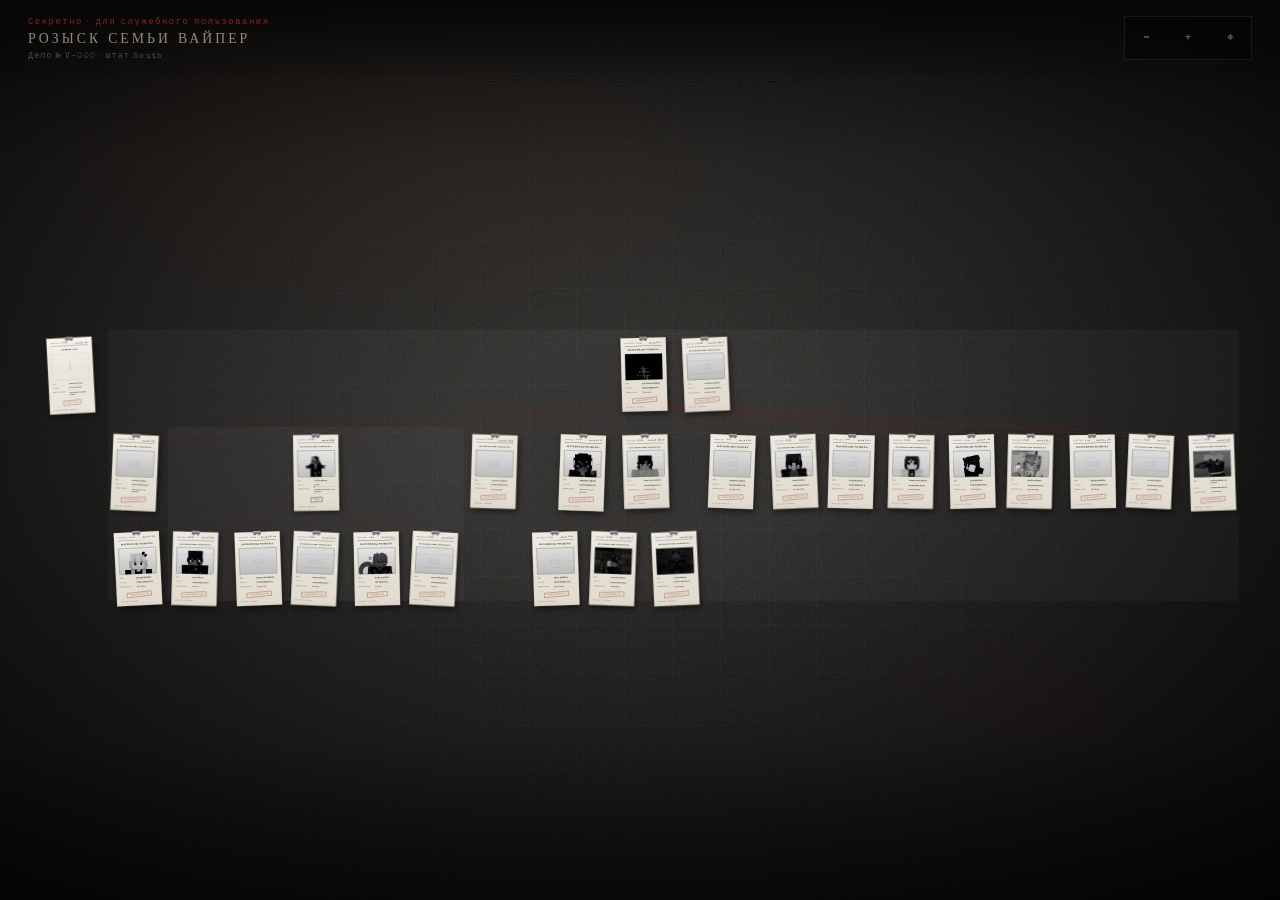
<file: index.html>
<!DOCTYPE html>
<html lang="ru">
<head>
  <meta charset="UTF-8">
  <meta name="viewport" content="width=device-width, initial-scale=1.0">
  <title>VIPERR — Оперативное дело</title>
  <link rel="preconnect" href="https://fonts.googleapis.com">
  <link rel="preconnect" href="https://fonts.gstatic.com" crossorigin>
  <link href="https://fonts.googleapis.com/css2?family=Libre+Baskerville:ital,wght@0,400;0,700;1,400&family=Special+Elite&display=swap" rel="stylesheet">
  <link rel="stylesheet" href="styles.css">
</head>
<body>
  <div class="scene">
    <div class="operative-wall">
      <div class="wall-texture"></div>
      <div class="wall-grid" aria-hidden="true"></div>
      <div class="wall-label">Оперативная стена · Дело «VIPERR»</div>
      <div class="wall-vignette"></div>
    </div>
  </div>

  <div class="toolbar">
    <div class="toolbar-left">
      <span class="toolbar-meta">Секретно · для служебного пользования</span>
      <span class="toolbar-title">Розыск семьи Вайпер</span>
      <span class="toolbar-case">Дело № V-000 · штат South</span>
    </div>
    <div class="toolbar-actions">
      <button class="tool-btn" id="zoomOut" type="button">−</button>
      <button class="tool-btn" id="zoomIn" type="button">+</button>
      <button class="tool-btn" id="resetView" type="button">⌖</button>
    </div>
  </div>

  <div class="tree-viewport" id="treeViewport">
    <div class="tree-stage" id="treeStage">
      <svg class="tree-lines" id="treeLines"></svg>
      <div class="tree-nodes" id="treeNodes"></div>
    </div>
  </div>

  <div class="profile-overlay" id="profileOverlay" hidden></div>

  <aside class="profile-panel" id="profilePanel" aria-hidden="true">
    <button class="profile-close" id="profileClose" aria-label="Закрыть">×</button>
    <article class="a4-full" id="a4Full">
      <div class="a4-full__clip" aria-hidden="true"></div>
      <div class="a4-full__page">
        <header class="a4-full__head">
          <div class="a4-full__head-left">
            <span class="a4-full__org">Оперотдел VIPERR</span>
            <span class="a4-full__case" id="profileCase"></span>
          </div>
          <span class="a4-full__stamp" id="profileStamp">РАЗЫСКИВАЕТСЯ</span>
        </header>

        <h1 class="a4-full__title">Материалы уголовного дела</h1>
        <p class="a4-full__subtitle" id="profileGen"></p>

        <div class="a4-full__photo-wrap">
          <div class="a4-full__photo" id="profileHero">
            <div class="a4-full__photo-lines" aria-hidden="true"></div>
            <div class="a4-full__initials" id="profileInitials"></div>
          </div>
          <p class="a4-full__photo-cap">Фотография для опознания</p>
        </div>

        <figure class="camera-shot" id="cameraShot" hidden>
          <img id="cameraShotImg" alt="Кадр с камеры видеонаблюдения">
          <figcaption>Кадр видеонаблюдения · улика</figcaption>
        </figure>

        <dl class="a4-full__fields" id="profileFields">
          <dt>ФИО</dt>
          <dd id="profileName"></dd>
          <dt>Роль в деле</dt>
          <dd id="profileRole"></dd>
        </dl>

        <dl class="a4-full__meta" id="profileMeta"></dl>

        <section class="a4-full__story">
          <h2 class="a4-full__story-head">Показания и материалы</h2>
          <div class="a4-full__story-text" id="profileStory"></div>
        </section>

        <footer class="a4-full__foot">
          <span>Лист дела · VIPERR</span>
          <span id="profileDate"></span>
        </footer>
      </div>
    </article>
  </aside>

  <script src="family-data.js"></script>
  <script src="relations.js"></script>
  <script src="tree.js"></script>
  <script src="app.js"></script>
</body>
</html>
</file>
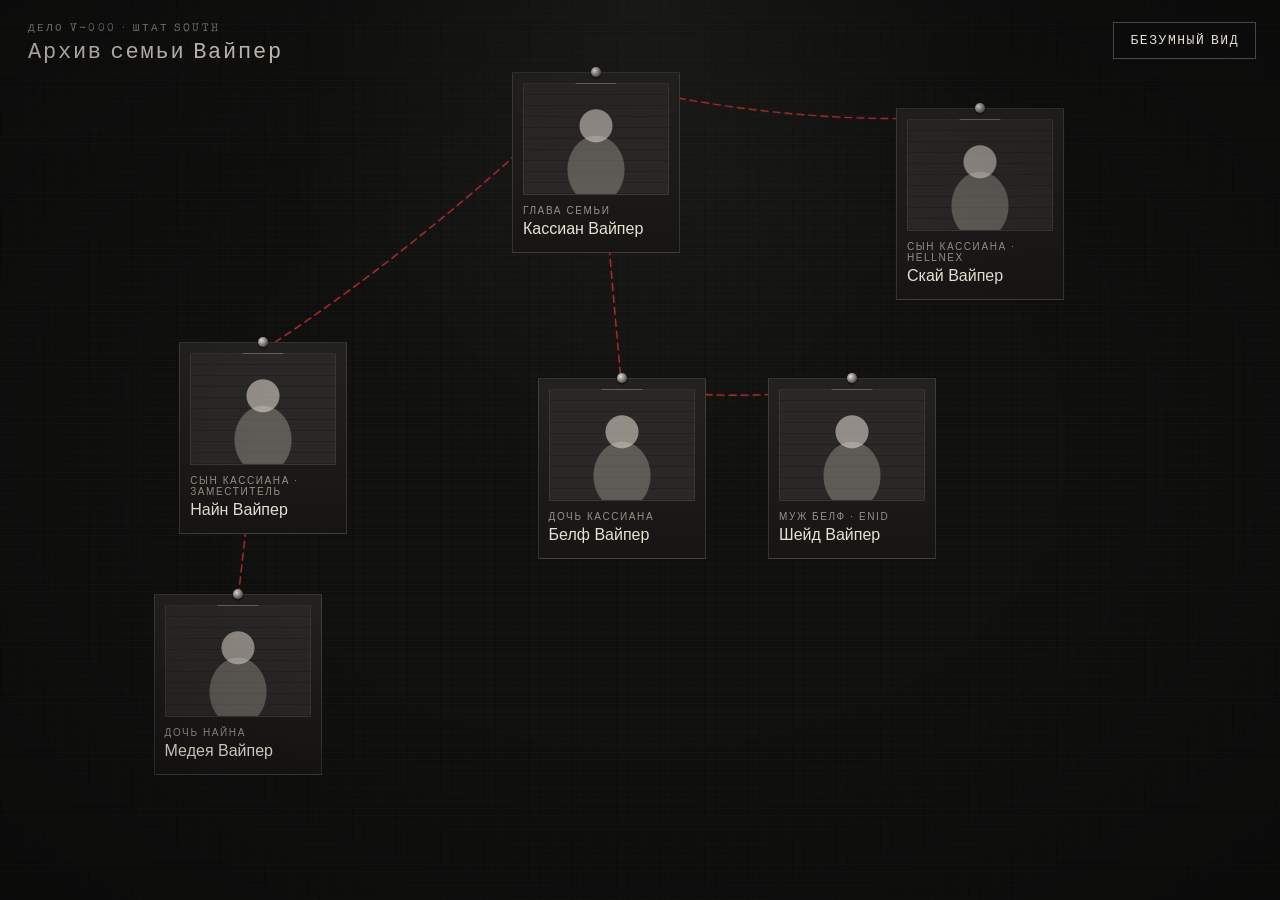
<file: archive.html>
<!DOCTYPE html>
<html lang="ru">
<head>
  <meta charset="UTF-8">
  <meta name="viewport" content="width=device-width, initial-scale=1.0">
  <title>Архив дел · семья Вайпер</title>
  <link rel="preconnect" href="https://fonts.googleapis.com">
  <link rel="preconnect" href="https://fonts.gstatic.com" crossorigin>
  <link href="https://fonts.googleapis.com/css2?family=Caveat:wght@500;700&family=Special+Elite&display=swap" rel="stylesheet">
  <style>
    :root {
      --ink: #e8e0d4;
      --muted: #9a9186;
      --paper: #1c1b19;
      --line: rgba(232, 224, 212, 0.14);
      --blood: #8e1d1d;
      --thread: #c43737;
      --font-doc: "Special Elite", "Courier New", monospace;
      --font-mad: "Caveat", cursive;
    }

    *, *::before, *::after { box-sizing: border-box; margin: 0; padding: 0; }

    ::selection { background: transparent; color: inherit; }
    ::-moz-selection { background: transparent; color: inherit; }

    html, body { width: 100%; height: 100%; overflow: hidden; }

    button, .card, .dossier, .mode-toggle {
      outline: none;
      -webkit-tap-highlight-color: transparent;
      user-select: none;
    }

    button:focus, button:focus-visible,
    .card:focus, .card:focus-visible {
      outline: none;
    }

    body {
      font-family: var(--font-doc);
      color: var(--ink);
      background: #070707;
    }

    /* ——— Стена ——— */
    .wall {
      position: relative;
      width: 100%;
      height: 100%;
      overflow: hidden;
      background:
        radial-gradient(ellipse at 50% 0%, rgba(255, 244, 220, 0.05), transparent 42%),
        repeating-linear-gradient(0deg, rgba(255,255,255,0.015) 0 1px, transparent 1px 7px),
        repeating-linear-gradient(90deg, rgba(0,0,0,0.18) 0 1px, transparent 1px 11px),
        #10100f;
    }

    .noise {
      position: absolute;
      inset: 0;
      pointer-events: none;
      opacity: 0.18;
      mix-blend-mode: overlay;
    }

    .threads {
      position: absolute;
      inset: 0;
      width: 100%;
      height: 100%;
      pointer-events: none;
      z-index: 2;
      overflow: visible;
    }

    .thread {
      fill: none;
      stroke: var(--thread);
      stroke-width: 1.4;
      stroke-linecap: round;
      opacity: 0.8;
      filter: drop-shadow(0 0 1px rgba(180, 30, 30, 0.4));
    }

    .thread.is-hot {
      stroke-width: 2.4;
      opacity: 1;
      animation: thread-pulse 0.7s ease-in-out infinite;
    }

    @keyframes thread-pulse {
      0%, 100% { stroke-dashoffset: 0; opacity: 0.75; }
      50% { stroke-dashoffset: 10; opacity: 1; }
    }

    /* ——— Шапка архива ——— */
    .mast {
      position: absolute;
      z-index: 5;
      top: 22px;
      left: 28px;
      pointer-events: none;
    }

    .mast small {
      display: block;
      color: var(--muted);
      letter-spacing: 0.22em;
      font-size: 11px;
      text-transform: uppercase;
    }

    .mast h1 {
      margin-top: 6px;
      font-size: 22px;
      font-weight: 400;
      letter-spacing: 0.08em;
    }

    .mode-toggle {
      position: absolute;
      z-index: 30;
      top: 22px;
      right: 24px;
      padding: 10px 16px;
      font-family: var(--font-doc);
      font-size: 13px;
      letter-spacing: 0.12em;
      text-transform: uppercase;
      color: var(--ink);
      background: rgba(12, 12, 12, 0.72);
      border: 1px solid rgba(232, 224, 212, 0.28);
      cursor: crosshair;
    }

    .mode-toggle:hover { border-color: rgba(232, 224, 212, 0.7); }

    /* ——— Карточки ——— */
    .card {
      position: absolute;
      z-index: 3;
      width: 168px;
      padding: 10px 10px 14px;
      background: linear-gradient(180deg, #242220, #161513);
      border: 1px solid var(--line);
      color: inherit;
      text-align: left;
      cursor: grab;
      touch-action: none;
      transform-origin: 50% 8px;
      transition: transform 0.25s ease, filter 0.25s ease;
    }

    .card.is-lifted {
      z-index: 12;
      cursor: grabbing;
      transform: scale(1.07) rotate(-1.4deg);
      filter: drop-shadow(10px 26px 16px rgba(0, 0, 0, 0.72));
      animation: sway 1.15s ease-in-out infinite;
      transition: none;
    }

    @keyframes sway {
      0%, 100% { transform: scale(1.07) rotate(-2deg); }
      50% { transform: scale(1.07) rotate(1.6deg); }
    }

    /* PHOTO: замените .portrait на <img class="portrait-img" src="файл.png" alt=""> */
    .portrait {
      height: 112px;
      margin-bottom: 10px;
      background:
        radial-gradient(circle at 50% 38%, rgba(232, 224, 212, 0.55) 0 16px, transparent 17px),
        radial-gradient(ellipse at 50% 78%, rgba(232, 224, 212, 0.28) 0 28px, transparent 29px),
        repeating-linear-gradient(180deg, transparent 0 10px, rgba(0,0,0,0.18) 10px 11px),
        #2a2826;
      border: 1px solid rgba(232, 224, 212, 0.08);
    }

    .portrait-img {
      display: block;
      width: 100%;
      height: 112px;
      object-fit: cover;
      filter: grayscale(1) contrast(1.05);
    }

    .role {
      display: block;
      margin-bottom: 4px;
      color: var(--muted);
      font-size: 10px;
      letter-spacing: 0.16em;
      text-transform: uppercase;
    }

    .card h2 {
      font-size: 16px;
      font-weight: 400;
      line-height: 1.15;
    }

    .pin {
      position: absolute;
      top: -6px;
      left: 50%;
      width: 10px;
      height: 10px;
      margin-left: -5px;
      border-radius: 50%;
      background: radial-gradient(circle at 35% 35%, #ddd, #6a6560 60%, #2a2a2a);
      box-shadow: 0 2px 2px rgba(0,0,0,0.45);
    }

    /* ——— Досье ——— */
    .focus-dim {
      position: absolute;
      inset: 0;
      z-index: 20;
      background: rgba(0, 0, 0, 0.45);
      opacity: 0;
      pointer-events: none;
      transition: opacity 0.45s ease;
    }

    body.is-focus .focus-dim { opacity: 1; pointer-events: auto; }
    body.is-focus .wall-shift {
      transform: scale(1.04);
      filter: blur(3px);
      transition: transform 0.55s ease, filter 0.55s ease;
    }

    .wall-shift { transform-origin: 50% 40%; transition: transform 0.55s ease, filter 0.55s ease; }

    .dossier {
      position: absolute;
      z-index: 22;
      top: 50%;
      left: 50%;
      width: min(520px, calc(100% - 40px));
      max-height: min(78vh, 640px);
      overflow: auto;
      padding: 28px 28px 32px;
      background: #141311;
      border: 1px solid rgba(232, 224, 212, 0.2);
      transform: translate(-50%, -46%) scale(0.96);
      opacity: 0;
      pointer-events: none;
      transition: opacity 0.4s ease, transform 0.45s ease;
    }

    body.is-focus .dossier {
      opacity: 1;
      pointer-events: auto;
      transform: translate(-50%, -50%) scale(1);
    }

    .dossier header { display: flex; justify-content: space-between; gap: 16px; }
    .dossier .kicker { color: var(--muted); letter-spacing: 0.18em; font-size: 11px; text-transform: uppercase; }
    .dossier h3 { margin: 8px 0 4px; font-size: 28px; font-weight: 400; }
    .close-dossier {
      width: 36px;
      height: 36px;
      font-family: var(--font-doc);
      font-size: 22px;
      color: var(--ink);
      background: transparent;
      border: 1px solid var(--line);
      cursor: pointer;
    }

    .dossier-portrait {
      height: 140px;
      margin: 16px 0;
      background:
        radial-gradient(circle at 50% 36%, rgba(232,224,212,0.5) 0 22px, transparent 23px),
        radial-gradient(ellipse at 50% 88%, rgba(232,224,212,0.25) 0 40px, transparent 41px),
        #2a2826;
    }

    .lore {
      min-height: 7em;
      font-size: 15px;
      line-height: 1.55;
      white-space: pre-wrap;
    }

    .glitch-char {
      color: #ff3b3b;
      animation: char-flash 0.18s linear 1;
    }

    @keyframes char-flash {
      from { color: #ff3b3b; }
      to { color: inherit; }
    }

    /* ——— Безумный режим ——— */
    .bulb, .vignette, .blood, .tv-static { pointer-events: none; }

    .bulb {
      position: absolute;
      z-index: 4;
      top: -18vh;
      left: 50%;
      width: 90vw;
      height: 78vh;
      transform: translateX(-50%);
      background: radial-gradient(ellipse at 50% 0%, rgba(255, 214, 160, 0.0), transparent 62%);
      mix-blend-mode: screen;
      opacity: 0;
    }

    .vignette {
      position: absolute;
      z-index: 6;
      inset: -8%;
      background: radial-gradient(ellipse at center, transparent 36%, rgba(0, 0, 0, 0.78) 100%);
      opacity: 0.55;
    }

    .blood { position: absolute; z-index: 1; inset: 0; opacity: 0; }

    .tv-static {
      position: fixed;
      z-index: 40;
      inset: 0;
      opacity: 0;
      background: #111;
    }

    .tv-static.is-on {
      animation: static-burst 0.7s linear forwards;
    }

    body.is-madness {
      background: #050201;
    }

    body.is-madness .wall {
      background:
        radial-gradient(ellipse at 50% -10%, rgba(120, 20, 16, 0.35), transparent 46%),
        repeating-linear-gradient(90deg, rgba(80, 0, 0, 0.16) 0 2px, transparent 2px 18px),
        repeating-linear-gradient(0deg, rgba(0, 0, 0, 0.35) 0 1px, transparent 1px 9px),
        #140706;
    }

    body.is-madness .noise { opacity: 0.38; }

    body.is-madness .bulb {
      opacity: 1;
      background: radial-gradient(ellipse at 50% 0%, rgba(255, 196, 130, 0.55), rgba(120, 20, 12, 0.08) 42%, transparent 68%);
      animation: flicker 2.8s infinite;
    }

    body.is-madness .vignette {
      animation: breathe 7.5s ease-in-out infinite;
    }

    body.is-madness .blood { opacity: 1; }
    body.is-madness .blood .stain { transform-origin: center; animation: stain-pulse 6s ease-in-out infinite; }
    body.is-madness .blood .stain:nth-child(2) { animation-delay: -2s; }
    body.is-madness .blood .stain:nth-child(3) { animation-delay: -4s; }

    body.is-madness .mast h1,
    body.is-madness .card h2,
    body.is-madness .dossier h3,
    body.is-madness .lore {
      font-family: var(--font-mad);
      animation: jitter 0.42s steps(2, end) infinite;
    }

    body.is-madness .card {
      background: #efe6d2;
      color: #1a0a0a;
      border: none;
      box-shadow: 0 10px 18px rgba(0, 0, 0, 0.45);
      transform: rotate(var(--tilt, -2deg));
    }

    body.is-madness .card.is-lifted {
      transform: scale(1.08) rotate(-2deg);
      filter: drop-shadow(14px 32px 18px rgba(0, 0, 0, 0.75));
      animation: sway 1.15s ease-in-out infinite;
    }

    body.is-madness .card .role { color: #6d3a32; }
    body.is-madness .card h2 { font-size: 26px; }

    body.is-madness .portrait,
    body.is-madness .dossier-portrait {
      filter: sepia(0.7) contrast(0.92);
      box-shadow: inset 0 0 0 8px #efe6d2;
    }

    body.is-madness .card::after {
      content: "";
      position: absolute;
      top: -12px;
      left: 50%;
      width: 46px;
      height: 14px;
      transform: translateX(-50%) rotate(-4deg);
      background: rgba(210, 196, 160, 0.72);
    }

    body.is-madness .pin { display: none; }

    body.is-madness,
    body.is-madness * {
      cursor: url("data:image/svg+xml,%3Csvg xmlns='http://www.w3.org/2000/svg' width='32' height='32'%3E%3Ccircle cx='16' cy='16' r='7' fill='none' stroke='%23e23b3b' stroke-width='1.4'/%3E%3Cpath d='M16 2v7M16 23v7M2 16h7M23 16h7' stroke='%23e23b3b' stroke-width='1.4'/%3E%3C/svg%3E") 16 16, crosshair;
    }

    body.is-madness.is-glitch .wall-shift {
      animation: screen-glitch 0.2s linear 1;
    }

    body.is-focus.is-madness .dossier {
      background: #1a0c0c;
      border-color: rgba(180, 40, 40, 0.45);
    }

    @keyframes flicker {
      0%, 18%, 22%, 55%, 100% { opacity: 0.92; }
      19% { opacity: 0.25; }
      21% { opacity: 0.7; }
      56% { opacity: 0.15; }
      58% { opacity: 0.85; }
      78% { opacity: 0.4; }
      80% { opacity: 1; }
    }

    @keyframes breathe {
      0%, 100% { transform: scale(1); opacity: 0.82; }
      50% { transform: scale(1.05); opacity: 1; }
    }

    @keyframes stain-pulse {
      0%, 100% { opacity: 0.55; }
      50% { opacity: 0.9; }
    }

    @keyframes jitter {
      0% { transform: translate(0, 0); }
      25% { transform: translate(0.4px, -0.3px); }
      50% { transform: translate(-0.5px, 0.2px); }
      75% { transform: translate(0.2px, 0.4px); }
      100% { transform: translate(0, 0); }
    }

    @keyframes screen-glitch {
      0% { transform: translate(0, 0); filter: none; }
      30% { transform: translate(-8px, 2px); filter: invert(1) hue-rotate(30deg); }
      60% { transform: translate(6px, -3px); filter: contrast(1.6); }
      100% { transform: translate(0, 0); filter: none; }
    }

    @keyframes static-burst {
      0% { opacity: 0.95; }
      40% { opacity: 0.7; }
      100% { opacity: 0; }
    }

    @media (prefers-reduced-motion: reduce) {
      .bulb, .vignette, .card.is-lifted, .thread.is-hot,
      body.is-madness .mast h1, body.is-madness .card h2 { animation: none; }
    }
  </style>
</head>
<body>
  <div class="tv-static" id="tvStatic" aria-hidden="true">
    <svg width="100%" height="100%" preserveAspectRatio="none">
      <filter id="staticNoise">
        <feTurbulence type="fractalNoise" baseFrequency="0.85" numOctaves="2" seed="3">
          <animate attributeName="seed" values="2;8;3;11;5" dur="0.35s" repeatCount="indefinite"/>
        </feTurbulence>
      </filter>
      <rect width="100%" height="100%" filter="url(#staticNoise)"/>
    </svg>
  </div>

  <button class="mode-toggle" id="modeToggle" type="button" aria-pressed="false">Безумный вид</button>

  <div class="wall" id="wall">
    <div class="wall-shift" id="wallShift">
      <svg class="noise" aria-hidden="true">
        <filter id="grain">
          <feTurbulence type="fractalNoise" baseFrequency="0.8" numOctaves="2" stitchTiles="stitch"/>
        </filter>
        <rect width="100%" height="100%" filter="url(#grain)"/>
      </svg>

      <svg class="blood" id="blood" viewBox="0 0 1200 800" aria-hidden="true">
        <defs>
          <filter id="bleed" x="-20%" y="-20%" width="140%" height="140%">
            <feGaussianBlur stdDeviation="8"/>
          </filter>
        </defs>
        <ellipse class="stain" cx="180" cy="140" rx="90" ry="36" fill="#6e1010" filter="url(#bleed)"/>
        <ellipse class="stain" cx="980" cy="220" rx="120" ry="28" fill="#7a1414" filter="url(#bleed)"/>
        <path class="stain" d="M640 70c20 40 8 90-6 120" stroke="#8a1818" stroke-width="10" fill="none" filter="url(#bleed)"/>
        <ellipse class="stain" cx="400" cy="640" rx="70" ry="22" fill="#5c1010" filter="url(#bleed)"/>
      </svg>

      <div class="bulb" aria-hidden="true"></div>

      <header class="mast">
        <small>Дело V-000 · штат South</small>
        <h1>Архив семьи Вайпер</h1>
      </header>

      <svg class="threads" id="threads"></svg>
      <div id="board"></div>
    </div>

    <div class="vignette" aria-hidden="true"></div>
    <div class="focus-dim" id="focusDim"></div>

    <article class="dossier" id="dossier" hidden>
      <header>
        <div>
          <p class="kicker" id="dossierRole"></p>
          <h3 id="dossierName"></h3>
        </div>
        <button class="close-dossier" id="closeDossier" type="button" aria-label="Закрыть">×</button>
      </header>
      <!-- PHOTO: сюда можно вставить <img class="portrait-img" id="dossierPhoto"> -->
      <div class="dossier-portrait" id="dossierPortrait"></div>
      <p class="lore" id="dossierLore"></p>
    </article>
  </div>

  <script>
    (function () {
      "use strict";

      /* Карточки. portrait — CSS-силуэт. Чтобы поставить фото, добавьте поле photo: "1.png". */
      var PEOPLE = {
        cassian: {
          name: "Кассиан Вайпер",
          role: "Глава семьи",
          lore: "Кассиан Вайпер держит род без приказов. South знает три имени и ни одной чистой биографии. Он почти не говорит: пауза тяжелее вопроса, и люди сами заполняют её лишним."
        },
        nain: {
          name: "Найн Вайпер",
          role: "Сын Кассиана · заместитель",
          lore: "Найн — тот, кого нет. Его видели в трёх городах за неделю: другая походка, тот же крест на внутреннем шве. Заместитель, которого легче описать, чем поймать."
        },
        belf: {
          name: "Белф Вайпер",
          role: "Дочь Кассиана",
          lore: "Белф с детства знала: её кровь — универсальный антидот. На спор она выпила «Слезу Бездны» и выжила. Диплом защищала с температурой 38, тема — яд гадюки и сердце."
        },
        shade: {
          name: "Шейд Вайпер",
          role: "Муж Белф · Enid",
          lore: "Шейд «Enid» не пьёт яд сам. Он считает, сколько выдержит Белф, и закрывает дверь лаборатории раньше, чем South успевает записать номер. Муж, которого долго не отделяли от жены."
        },
        medea: {
          name: "Медея Вайпер",
          role: "Дочь Найна",
          lore: "Медея — дочь Найна. Её метод называют мягкой работой: записи исчезают, свидетели перестают быть уверены. Не крик. Тихая регистратура."
        },
        sky: {
          name: "Скай Вайпер",
          role: "Сын Кассиана · Hellnex",
          lore: "Скай «Hellnex» оставляет след там, где камера уже смотрит, и уходит, пока запись ещё пишется. Кассиан не произносит это имя вслух. В списке детей оно всё равно есть."
        }
      };

      var LINKS = [
        { from: "cassian", to: "nain", label: "сын" },
        { from: "cassian", to: "belf", label: "дочь" },
        { from: "cassian", to: "sky", label: "сын" },
        { from: "nain", to: "medea", label: "дочь" },
        { from: "belf", to: "shade", label: "муж" }
      ];

      var wall = document.getElementById("wall");
      var board = document.getElementById("board");
      var threads = document.getElementById("threads");
      var positions = {};
      var cards = {};
      var drag = null;
      var typer = null;

      function placeInitial() {
        var w = wall.clientWidth;
        var h = wall.clientHeight;
        positions = {
          cassian: { x: w * 0.40, y: h * 0.08 },
          nain: { x: w * 0.14, y: h * 0.38 },
          medea: { x: w * 0.12, y: h * 0.66 },
          belf: { x: w * 0.42, y: h * 0.42 },
          shade: { x: w * 0.60, y: h * 0.42 },
          sky: { x: w * 0.70, y: h * 0.12 }
        };
      }

      function renderCards() {
        Object.keys(PEOPLE).forEach(function (id) {
          var person = PEOPLE[id];
          var btn = document.createElement("button");
          btn.className = "card";
          btn.id = "card-" + id;
          btn.type = "button";
          btn.dataset.id = id;
          btn.style.left = positions[id].x + "px";
          btn.style.top = positions[id].y + "px";
          btn.style.setProperty("--tilt", ((id.length % 5) - 2) + "deg");
          btn.innerHTML =
            '<span class="pin" aria-hidden="true"></span>' +
            '<div class="portrait" aria-hidden="true"></div>' +
            '<span class="role"></span><h2></h2>';
          btn.querySelector(".role").textContent = person.role;
          btn.querySelector("h2").textContent = person.name;
          board.appendChild(btn);
          cards[id] = btn;
          bindCard(btn, id);
        });
      }

      function bindCard(btn, id) {
        btn.addEventListener("pointerdown", function (event) {
          if (event.button !== 0) return;
          drag = {
            id: id,
            sx: event.clientX,
            sy: event.clientY,
            ox: positions[id].x,
            oy: positions[id].y,
            moved: false
          };
          btn.setPointerCapture(event.pointerId);
          btn.classList.add("is-lifted");
        });

        btn.addEventListener("pointermove", function (event) {
          if (!drag || drag.id !== id) return;
          var dx = event.clientX - drag.sx;
          var dy = event.clientY - drag.sy;
          if (Math.abs(dx) + Math.abs(dy) > 4) drag.moved = true;
          positions[id].x = drag.ox + dx;
          positions[id].y = drag.oy + dy;
          btn.style.left = positions[id].x + "px";
          btn.style.top = positions[id].y + "px";
          drawThreads(id);
        });

        btn.addEventListener("pointerup", function () {
          if (!drag || drag.id !== id) return;
          var moved = drag.moved;
          drag = null;
          btn.classList.remove("is-lifted");
          if (!moved) openDossier(id);
        });

        btn.addEventListener("pointerenter", function () { highlight(id, true); });
        btn.addEventListener("pointerleave", function () { highlight(id, false); });
      }

      function anchor(id) {
        var el = cards[id];
        var wr = wall.getBoundingClientRect();
        var er = el.getBoundingClientRect();
        return {
          x: er.left - wr.left + er.width / 2,
          y: er.top - wr.top + 8
        };
      }

      function drawThreads(hotId) {
        threads.setAttribute("viewBox", "0 0 " + wall.clientWidth + " " + wall.clientHeight);
        threads.innerHTML = "";
        LINKS.forEach(function (link) {
          var a = anchor(link.from);
          var b = anchor(link.to);
          var path = document.createElementNS("http://www.w3.org/2000/svg", "path");
          var mx = (a.x + b.x) / 2;
          var my = (a.y + b.y) / 2 + Math.max(18, Math.abs(b.x - a.x) * 0.08);
          path.setAttribute("d", "M " + a.x + " " + a.y + " Q " + mx + " " + my + " " + b.x + " " + b.y);
          path.setAttribute("class", "thread" + (hotId && (hotId === link.from || hotId === link.to) ? " is-hot" : ""));
          path.setAttribute("stroke-dasharray", "7 5");
          threads.appendChild(path);
        });
      }

      function highlight(id, on) {
        drawThreads(on ? id : null);
      }

      var dossier = document.getElementById("dossier");
      var loreEl = document.getElementById("dossierLore");

      function openDossier(id) {
        var person = PEOPLE[id];
        document.body.classList.add("is-focus");
        dossier.hidden = false;
        document.getElementById("dossierRole").textContent = person.role;
        document.getElementById("dossierName").textContent = person.name;
        if (typer) clearInterval(typer);
        loreEl.textContent = "";
        var i = 0;
        typer = setInterval(function () {
          if (i >= person.lore.length) {
            clearInterval(typer);
            typer = null;
            return;
          }
          var ch = person.lore.charAt(i);
          i += 1;
          if (Math.random() < 0.035) {
            var span = document.createElement("span");
            span.className = "glitch-char";
            span.textContent = ch;
            loreEl.appendChild(span);
          } else {
            loreEl.appendChild(document.createTextNode(ch));
          }
        }, 16);
      }

      function closeDossier() {
        document.body.classList.remove("is-focus");
        if (typer) clearInterval(typer);
        typer = null;
        setTimeout(function () { dossier.hidden = true; }, 400);
      }

      document.getElementById("closeDossier").addEventListener("click", closeDossier);
      document.getElementById("focusDim").addEventListener("click", closeDossier);
      document.addEventListener("keydown", function (event) {
        if (event.key === "Escape") closeDossier();
      });

      var toggle = document.getElementById("modeToggle");
      var staticLayer = document.getElementById("tvStatic");

      function setMadness(on) {
        staticLayer.classList.remove("is-on");
        void staticLayer.offsetWidth;
        staticLayer.classList.add("is-on");
        document.body.classList.toggle("is-madness", on);
        toggle.textContent = on ? "Обычный вид" : "Безумный вид";
        toggle.setAttribute("aria-pressed", on ? "true" : "false");
        drawThreads(null);
      }

      toggle.addEventListener("click", function () {
        setMadness(!document.body.classList.contains("is-madness"));
      });

      function scheduleGlitch() {
        var wait = 10000 + Math.random() * 5000;
        setTimeout(function () {
          if (document.body.classList.contains("is-madness")) {
            document.body.classList.add("is-glitch");
            setTimeout(function () { document.body.classList.remove("is-glitch"); }, 200);
          }
          scheduleGlitch();
        }, wait);
      }

      window.addEventListener("resize", function () { drawThreads(null); });

      placeInitial();
      renderCards();
      drawThreads(null);
      scheduleGlitch();
    })();
  </script>
</body>
</html>
</file>
<file: styles.css>
:root {
  --wall: #2c2a28;
  --wall-mid: #353230;
  --wall-dark: #1a1918;
  --paper: #ebe6dc;
  --paper-deep: #e2dcd0;
  --paper-shadow: #cfc8bb;
  --ink: #1a1816;
  --ink-faint: #6a645c;
  --red: #9a2a2a;
  --red-deep: #6e1c1c;
  --red-string: #b03030;
  --pin: #8a8680;
  --a4-w: 210px;
  --a4-h: 297px;
  --font-doc: 'Libre Baskerville', Georgia, serif;
  --font-type: 'Special Elite', 'Courier New', monospace;
}

*, *::before, *::after {
  box-sizing: border-box;
  margin: 0;
  padding: 0;
}

::selection {
  background: transparent;
  color: inherit;
}

::-moz-selection {
  background: transparent;
  color: inherit;
}

button,
.a4-sheet,
.a4-full,
.profile-panel,
.profile-overlay,
.tool-btn,
.profile-close,
.a4-full__link {
  outline: none;
  -webkit-tap-highlight-color: transparent;
}

button:focus,
button:focus-visible,
.a4-sheet:focus,
.a4-sheet:focus-visible,
.a4-full__link:focus,
.a4-full__link:focus-visible {
  outline: none;
}

html, body {
  width: 100%;
  height: 100%;
  overflow: hidden;
}

body {
  font-family: var(--font-doc);
  background: #0c0b0a;
  color: var(--ink);
  -webkit-font-smoothing: antialiased;
}

/* Оперативная стена */
.scene {
  position: fixed;
  inset: 0;
  z-index: 0;
  background: var(--wall-dark);
}

.operative-wall {
  position: absolute;
  inset: 0;
}

.wall-texture {
  position: absolute;
  inset: 0;
  background:
    radial-gradient(ellipse 80% 50% at 20% 10%, rgba(120, 70, 40, 0.12), transparent 55%),
    radial-gradient(ellipse 60% 40% at 85% 80%, rgba(80, 40, 30, 0.1), transparent 50%),
    url("data:image/svg+xml,%3Csvg viewBox='0 0 512 512' xmlns='http://www.w3.org/2000/svg'%3E%3Cfilter id='n'%3E%3CfeTurbulence type='fractalNoise' baseFrequency='0.72' numOctaves='4'/%3E%3C/filter%3E%3Crect width='100%25' height='100%25' filter='url(%23n)' opacity='0.09'/%3E%3C/svg%3E"),
    linear-gradient(165deg, var(--wall-mid) 0%, var(--wall) 40%, var(--wall-dark) 100%);
}

.wall-grid {
  position: absolute;
  inset: 0;
  background-image:
    linear-gradient(rgba(255, 255, 255, 0.025) 1px, transparent 1px),
    linear-gradient(90deg, rgba(255, 255, 255, 0.025) 1px, transparent 1px);
  background-size: 48px 48px;
  mask-image: radial-gradient(ellipse at center, #000 30%, transparent 78%);
  pointer-events: none;
  z-index: 1;
}

.wall-label {
  position: absolute;
  top: 72px;
  left: 50%;
  transform: translateX(-50%);
  font-family: var(--font-type);
  font-size: 0.68rem;
  letter-spacing: 0.42em;
  text-transform: uppercase;
  color: rgba(255, 236, 210, 0.14);
  pointer-events: none;
  z-index: 2;
  text-shadow: 0 1px 0 rgba(0, 0, 0, 0.6);
}

.wall-vignette {
  position: absolute;
  inset: 0;
  background:
    radial-gradient(ellipse at center, transparent 18%, rgba(0, 0, 0, 0.55) 70%, rgba(0, 0, 0, 0.82) 100%),
    linear-gradient(to bottom, rgba(0, 0, 0, 0.35), transparent 18%, transparent 82%, rgba(0, 0, 0, 0.45));
  pointer-events: none;
  z-index: 2;
}

/* Toolbar */
.toolbar {
  position: fixed;
  top: 0;
  left: 0;
  right: 0;
  z-index: 50;
  display: flex;
  align-items: center;
  justify-content: space-between;
  padding: 16px 28px;
  pointer-events: none;
  background: linear-gradient(to bottom, rgba(8, 7, 6, 0.92), rgba(8, 7, 6, 0.45), transparent);
  backdrop-filter: blur(6px);
}

.toolbar-left,
.toolbar-actions {
  pointer-events: auto;
}

.toolbar-meta {
  display: block;
  font-family: var(--font-type);
  font-size: 0.55rem;
  letter-spacing: 0.18em;
  color: var(--red);
  opacity: 0.85;
  margin-bottom: 3px;
}

.toolbar-title {
  display: block;
  font-family: var(--font-doc);
  font-size: 0.86rem;
  letter-spacing: 0.22em;
  text-transform: uppercase;
  color: rgba(255, 245, 230, 0.55);
}

.toolbar-case {
  display: block;
  margin-top: 4px;
  font-family: var(--font-type);
  font-size: 0.52rem;
  letter-spacing: 0.14em;
  color: rgba(255, 245, 230, 0.28);
}

.toolbar-actions {
  display: flex;
  gap: 8px;
  padding: 4px;
  border: 1px solid rgba(255, 255, 255, 0.08);
  background: rgba(0, 0, 0, 0.35);
}

.tool-btn {
  min-width: 34px;
  height: 34px;
  padding: 0 10px;
  font-family: var(--font-type);
  font-size: 0.78rem;
  color: rgba(255, 245, 230, 0.5);
  background: transparent;
  border: 1px solid transparent;
  cursor: pointer;
  transition: color 0.2s, border-color 0.2s, background 0.2s;
}

.tool-btn:hover {
  color: #fff8ef;
  border-color: rgba(255, 255, 255, 0.18);
  background: rgba(255, 255, 255, 0.04);
}

/* Tree viewport */
.tree-viewport {
  position: fixed;
  inset: 0;
  z-index: 10;
  cursor: grab;
  touch-action: none;
}

.tree-viewport.is-dragging {
  cursor: grabbing;
}

.tree-stage {
  position: absolute;
  top: 50%;
  left: 50%;
  transform-origin: center center;
  transition: transform 0.18s ease-out;
}

.tree-stage.no-transition {
  transition: none !important;
}

.tree-lines {
  position: absolute;
  top: 0;
  left: 0;
  overflow: visible;
  pointer-events: none;
  z-index: 1;
}

.red-string--parent {
  stroke-width: 1.6;
  opacity: 0.85;
}

.branch-zone {
  fill: rgba(255, 255, 255, 0.03);
  stroke: rgba(255, 255, 255, 0.08);
  stroke-width: 1;
  stroke-dasharray: 6 8;
  rx: 8;
}

.branch-zone__label {
  fill: rgba(255, 255, 255, 0.22);
  font-family: var(--font-type);
  font-size: 11px;
  letter-spacing: 0.22em;
  text-anchor: middle;
  text-transform: uppercase;
  pointer-events: none;
}

.thread-tag {
  display: none;
}

.red-string {
  fill: none;
  stroke: var(--red-string);
  stroke-width: 1.2;
  stroke-linecap: round;
  opacity: 0.7;
}

.red-string--shadow {
  stroke: rgba(0, 0, 0, 0.45);
  stroke-width: 2.5;
  opacity: 0.3;
}

.red-string--couple {
  stroke-width: 1;
  opacity: 0.55;
}

.red-string--ex {
  stroke-dasharray: 7 6;
  opacity: 0.6;
}

.red-string--sibling {
  stroke-dasharray: 4 5;
  opacity: 0.65;
}

.tree-nodes {
  position: relative;
  z-index: 2;
}

/* ─── A4 лист на стене ─── */
.a4-sheet {
  position: absolute;
  width: var(--a4-w);
  transform: rotate(var(--tilt, 0deg));
  transform-origin: top center;
  cursor: pointer;
  transition: transform 0.4s cubic-bezier(0.22, 1, 0.36, 1), box-shadow 0.4s ease;
  box-shadow:
    1px 1px 0 rgba(255, 255, 255, 0.04) inset,
    6px 12px 28px rgba(0, 0, 0, 0.55),
    0 0 0 1px rgba(0, 0, 0, 0.25);
  -webkit-font-smoothing: antialiased;
  backface-visibility: hidden;
}

.a4-sheet:hover {
  transform: rotate(var(--tilt, 0deg)) scale(1.035) translateY(-6px);
  box-shadow:
    1px 1px 0 rgba(255, 255, 255, 0.06) inset,
    10px 20px 36px rgba(0, 0, 0, 0.62),
    0 0 0 1px rgba(154, 42, 42, 0.25);
  z-index: 10;
}

.a4-sheet.is-active {
  transform: rotate(var(--tilt, 0deg)) scale(1.045) translateY(-8px);
  box-shadow:
    10px 22px 40px rgba(0, 0, 0, 0.68),
    0 0 0 1px rgba(154, 42, 42, 0.35),
    0 0 24px rgba(154, 42, 42, 0.12);
  z-index: 20;
}

.a4-sheet.is-outsider .a4-sheet__status,
.a4-sheet.is-outsider .a4-sheet__stamp {
  color: #555;
  border-color: #777;
}

.a4-sheet__clip {
  position: absolute;
  top: -4px;
  left: 50%;
  transform: translateX(-50%);
  width: 36px;
  height: 14px;
  background: linear-gradient(to bottom, #aaa, #666);
  border-radius: 2px 2px 0 0;
  box-shadow: 0 2px 4px rgba(0, 0, 0, 0.4);
  z-index: 5;
}

.a4-sheet__clip::before,
.a4-sheet__clip::after {
  content: '';
  position: absolute;
  bottom: -6px;
  width: 8px;
  height: 10px;
  background: #777;
  border-radius: 0 0 3px 3px;
}

.a4-sheet__clip::before { left: 4px; transform: rotate(-8deg); }
.a4-sheet__clip::after { right: 4px; transform: rotate(8deg); }

.a4-sheet__page {
  width: var(--a4-w);
  min-height: var(--a4-h);
  background:
    linear-gradient(145deg, rgba(255, 255, 255, 0.28), transparent 40%),
    linear-gradient(180deg, var(--paper) 0%, var(--paper-deep) 100%);
  padding: 20px 18px 16px;
  border: 1px solid #bdb6a8;
  position: relative;
  display: flex;
  flex-direction: column;
}

.a4-sheet__page::before {
  content: '';
  position: absolute;
  inset: 0;
  background:
    url("data:image/svg+xml,%3Csvg viewBox='0 0 256 256' xmlns='http://www.w3.org/2000/svg'%3E%3Cfilter id='g'%3E%3CfeTurbulence type='fractalNoise' baseFrequency='0.9' numOctaves='2'/%3E%3C/filter%3E%3Crect width='100%25' height='100%25' filter='url(%23g)' opacity='0.045'/%3E%3C/svg%3E"),
    linear-gradient(to bottom, transparent 92%, rgba(120, 90, 60, 0.06));
  pointer-events: none;
}

.a4-sheet__head {
  display: flex;
  justify-content: space-between;
  align-items: flex-start;
  border-bottom: 1px solid var(--ink);
  padding-bottom: 8px;
  margin-bottom: 10px;
  position: relative;
  z-index: 1;
}

.a4-sheet__org {
  display: block;
  font-family: var(--font-type);
  font-size: 0.45rem;
  letter-spacing: 0.08em;
  text-transform: uppercase;
  color: var(--ink-faint);
}

.a4-sheet__case {
  font-family: var(--font-type);
  font-size: 0.5rem;
  letter-spacing: 0.06em;
  color: var(--ink);
}

.a4-sheet__doctype {
  font-family: var(--font-doc);
  font-size: 0.65rem;
  font-weight: 700;
  letter-spacing: 0.12em;
  text-transform: uppercase;
  text-align: center;
  color: var(--ink);
  margin-bottom: 12px;
  position: relative;
  z-index: 1;
}

.a4-sheet__photo {
  width: 100%;
  height: 120px;
  background: #ddd center top / cover no-repeat;
  border: 1px solid var(--ink);
  margin-bottom: 12px;
  position: relative;
  overflow: hidden;
  flex-shrink: 0;
}

.a4-sheet.has-photo .a4-sheet__photo {
  filter: grayscale(1) contrast(1.08);
}

.a4-sheet__photo-grid {
  position: absolute;
  inset: 0;
  background:
    repeating-linear-gradient(to bottom, transparent, transparent 29px, rgba(0,0,0,0.05) 29px, rgba(0,0,0,0.05) 30px);
  z-index: 2;
  pointer-events: none;
}

.a4-sheet__photo::after {
  content: '';
  position: absolute;
  inset: 0;
  background: linear-gradient(to bottom, transparent, rgba(0,0,0,0.15));
  z-index: 1;
}

.a4-sheet__initials {
  position: absolute;
  inset: 0;
  display: flex;
  align-items: center;
  justify-content: center;
  font-family: var(--font-doc);
  font-size: 2.5rem;
  font-weight: 700;
  color: rgba(0, 0, 0, 0.06);
  z-index: 0;
}

.a4-sheet.has-photo .a4-sheet__initials {
  display: none;
}

.a4-sheet__fields {
  flex: 1;
  position: relative;
  z-index: 1;
}

.a4-sheet__row {
  display: grid;
  grid-template-columns: 72px 1fr;
  gap: 4px;
  margin-bottom: 6px;
  font-size: 0.52rem;
  line-height: 1.35;
}

.a4-sheet__row dt {
  font-family: var(--font-type);
  color: var(--ink-faint);
  letter-spacing: 0.04em;
}

.a4-sheet__row dd {
  font-family: var(--font-doc);
  color: var(--ink);
  border-bottom: 1px dotted #bbb;
  padding-bottom: 2px;
}

.a4-sheet__name {
  font-weight: 700;
  text-transform: uppercase;
  letter-spacing: 0.04em;
}

.a4-sheet__status {
  color: var(--red);
  font-weight: 700;
}

.a4-sheet__stamp {
  align-self: center;
  margin: 10px 0 8px;
  font-family: var(--font-type);
  font-size: 0.55rem;
  letter-spacing: 0.15em;
  color: var(--red);
  border: 2px solid var(--red);
  padding: 4px 12px;
  transform: rotate(-4deg);
  opacity: 0.8;
  position: relative;
  z-index: 1;
}

.a4-sheet.is-captured .a4-sheet__stamp,
.a4-sheet.is-captured .a4-sheet__status {
  color: #555;
  border-color: #555;
}

.a4-sheet.is-dead .a4-sheet__stamp,
.a4-sheet.is-dead .a4-sheet__status {
  color: #1c1c1c;
  border-color: #1c1c1c;
  opacity: 0.85;
}

.a4-sheet--lore .a4-sheet__page {
  background: linear-gradient(180deg, #f8f5ee 0%, var(--paper) 40%);
}

.a4-sheet__lore-mark {
  display: flex;
  align-items: center;
  justify-content: center;
  height: 120px;
  margin-bottom: 12px;
  border: 2px dashed rgba(139, 34, 34, 0.25);
  position: relative;
  z-index: 1;
}

/* Семейный знак — крест на одежде */
.family-mark {
  --mark-color: #8b2222;
  position: absolute;
  left: 50%;
  bottom: 34%;
  width: 11px;
  height: 15px;
  transform: translateX(-50%);
  z-index: 4;
  pointer-events: none;
  color: var(--mark-color);
  opacity: 0.88;
}

.family-mark::before,
.family-mark::after {
  content: '';
  position: absolute;
  background: currentColor;
  border-radius: 0.5px;
  box-shadow: 0 0.5px 0 rgba(255, 255, 255, 0.2);
}

.family-mark::before {
  width: 2px;
  height: 100%;
  left: 50%;
  top: 0;
  transform: translateX(-50%);
}

.family-mark::after {
  width: 9px;
  height: 2px;
  top: 26%;
  left: 50%;
  transform: translateX(-50%);
}

.family-mark--emblem {
  position: relative;
  left: auto;
  bottom: auto;
  transform: none;
  width: 26px;
  height: 34px;
  opacity: 0.38;
}

.a4-full__photo {
  position: relative;
}

.a4-full.is-lore .a4-full__photo-wrap {
  display: none;
}

.a4-full.is-lore .a4-full__title::after {
  content: ' · общий лор';
  font-weight: 400;
  color: var(--ink-faint);
}

.a4-sheet__foot {
  font-family: var(--font-type);
  font-size: 0.4rem;
  letter-spacing: 0.1em;
  text-transform: uppercase;
  color: var(--ink-faint);
  border-top: 1px solid #ccc;
  padding-top: 8px;
  margin-top: auto;
  position: relative;
  z-index: 1;
}

/* ─── Полный лист при открытии ─── */
body.profile-open {
  overflow: hidden;
}

.profile-overlay {
  position: fixed;
  inset: 0;
  z-index: 100;
  background: rgba(8, 7, 6, 0.78);
  backdrop-filter: blur(4px);
  opacity: 0;
  transition: opacity 0.35s;
}

.profile-overlay:not([hidden]) {
  opacity: 1;
}

.profile-panel {
  position: fixed;
  inset: 0;
  z-index: 110;
  display: flex;
  align-items: flex-start;
  justify-content: center;
  padding: 40px 20px;
  overflow-y: auto;
  opacity: 0;
  pointer-events: none;
  transition: opacity 0.4s;
}

.profile-panel.is-open {
  opacity: 1;
  pointer-events: auto;
}

.profile-close {
  position: fixed;
  top: 20px;
  right: 24px;
  z-index: 120;
  width: 40px;
  height: 40px;
  font-size: 1.5rem;
  line-height: 1;
  color: rgba(255, 255, 255, 0.6);
  background: rgba(0, 0, 0, 0.5);
  border: 1px solid rgba(255, 255, 255, 0.15);
  cursor: pointer;
}

.profile-close:hover {
  color: #fff;
}

.a4-full {
  position: relative;
  width: min(210mm, 92vw);
  max-width: 794px;
  transform: translateY(20px);
  transition: transform 0.45s cubic-bezier(0.22, 1, 0.36, 1);
}

.profile-panel.is-open .a4-full {
  transform: translateY(0);
}

.a4-full__clip {
  position: absolute;
  top: -6px;
  left: 50%;
  transform: translateX(-50%);
  width: 52px;
  height: 18px;
  background: linear-gradient(to bottom, #bbb, #777);
  border-radius: 3px 3px 0 0;
  box-shadow: 0 3px 6px rgba(0, 0, 0, 0.35);
  z-index: 5;
}

.a4-full__page {
  background:
    linear-gradient(160deg, rgba(255, 255, 255, 0.35), transparent 42%),
    linear-gradient(180deg, var(--paper) 0%, var(--paper-deep) 100%);
  min-height: min(297mm, 130vw);
  padding: clamp(24px, 5vw, 48px) clamp(20px, 4vw, 56px);
  border: 1px solid #b7b0a2;
  box-shadow:
    0 24px 70px rgba(0, 0, 0, 0.55),
    0 0 0 1px rgba(0, 0, 0, 0.08);
  position: relative;
}

.a4-full__page::before {
  content: '';
  position: absolute;
  inset: 0;
  pointer-events: none;
  z-index: 0;
  background: url("data:image/svg+xml,%3Csvg viewBox='0 0 256 256' xmlns='http://www.w3.org/2000/svg'%3E%3Cfilter id='g'%3E%3CfeTurbulence type='fractalNoise' baseFrequency='0.85' numOctaves='2'/%3E%3C/filter%3E%3Crect width='100%25' height='100%25' filter='url(%23g)' opacity='0.035'/%3E%3C/svg%3E");
  opacity: 0.9;
}

.a4-full__page > * {
  position: relative;
  z-index: 1;
}

.a4-full__head {
  display: flex;
  justify-content: space-between;
  align-items: flex-start;
  border-bottom: 2px solid var(--ink);
  padding-bottom: 16px;
  margin-bottom: 20px;
}

.a4-full__org {
  display: block;
  font-family: var(--font-type);
  font-size: 0.7rem;
  letter-spacing: 0.1em;
  text-transform: uppercase;
  color: var(--ink-faint);
  margin-bottom: 4px;
}

.a4-full__case {
  font-family: var(--font-type);
  font-size: 0.85rem;
  letter-spacing: 0.06em;
}

.a4-full__stamp {
  font-family: var(--font-type);
  font-size: 0.85rem;
  letter-spacing: 0.12em;
  color: var(--red);
  border: 3px solid var(--red);
  padding: 8px 16px;
  transform: rotate(-3deg);
  opacity: 0.9;
  box-shadow: 0 0 0 1px rgba(154, 42, 42, 0.15);
}

.a4-full__stamp.is-captured {
  color: #555;
  border-color: #555;
}

.a4-full__stamp.is-dead {
  color: #1c1c1c;
  border-color: #1c1c1c;
}

.a4-full__title {
  font-family: var(--font-doc);
  font-size: clamp(1rem, 3vw, 1.35rem);
  font-weight: 700;
  letter-spacing: 0.08em;
  text-transform: uppercase;
  text-align: center;
  margin-bottom: 6px;
}

.a4-full__subtitle {
  font-family: var(--font-type);
  font-size: 0.7rem;
  letter-spacing: 0.08em;
  text-align: center;
  color: var(--ink-faint);
  margin-bottom: 28px;
}

.a4-full__photo-wrap {
  margin-bottom: 28px;
}

.a4-full__photo {
  width: 100%;
  max-width: 280px;
  height: 340px;
  margin: 0 auto;
  background: #ddd center top / cover no-repeat;
  border: 2px solid var(--ink);
  position: relative;
  overflow: hidden;
}

.a4-full__photo.has-photo {
  filter: grayscale(1) contrast(1.08);
}

.a4-full__photo-lines {
  position: absolute;
  inset: 0;
  background: repeating-linear-gradient(to bottom, transparent, transparent 39px, rgba(0,0,0,0.06) 39px, rgba(0,0,0,0.06) 40px);
  z-index: 2;
  pointer-events: none;
}

.a4-full__initials {
  position: absolute;
  inset: 0;
  display: flex;
  align-items: center;
  justify-content: center;
  font-family: var(--font-doc);
  font-size: 5rem;
  font-weight: 700;
  color: rgba(0, 0, 0, 0.05);
}

.a4-full__photo.has-photo .a4-full__initials {
  display: none;
}

.a4-full__photo-cap {
  font-family: var(--font-type);
  font-size: 0.65rem;
  letter-spacing: 0.1em;
  text-align: center;
  color: var(--ink-faint);
  margin-top: 8px;
}

.a4-full__fields {
  display: grid;
  grid-template-columns: 140px 1fr;
  gap: 10px 16px;
  margin-bottom: 24px;
  font-size: 0.95rem;
}

.a4-full__fields dt {
  font-family: var(--font-type);
  font-size: 0.75rem;
  letter-spacing: 0.06em;
  color: var(--ink-faint);
}

.a4-full__fields dd {
  font-family: var(--font-doc);
  border-bottom: 1px dotted #aaa;
  padding-bottom: 4px;
}

.a4-full__meta {
  display: grid;
  grid-template-columns: 140px 1fr;
  gap: 8px 16px;
  padding: 16px 0;
  border-top: 1px dashed #bbb;
  border-bottom: 1px dashed #bbb;
  margin-bottom: 28px;
  font-size: 0.9rem;
}

.a4-full__meta:empty {
  display: none;
}

.a4-full__meta dt {
  font-family: var(--font-type);
  font-size: 0.7rem;
  color: var(--ink-faint);
}

.a4-full__link {
  font-family: var(--font-doc);
  background: none;
  border: none;
  padding: 0;
  cursor: pointer;
  text-decoration: underline;
  text-decoration-color: var(--red);
  color: var(--ink);
}

.a4-full__story-head {
  font-family: var(--font-type);
  font-size: 0.75rem;
  letter-spacing: 0.12em;
  text-transform: uppercase;
  color: var(--ink-faint);
  margin-bottom: 16px;
}

.a4-full__story-text {
  font-family: var(--font-doc);
  font-size: 1.02rem;
  line-height: 1.8;
  color: var(--ink);
  max-height: min(55vh, 560px);
  overflow-y: auto;
  padding-right: 12px;
  scrollbar-width: thin;
  scrollbar-color: rgba(154, 42, 42, 0.35) transparent;
}

.a4-full__story-text::-webkit-scrollbar {
  width: 6px;
}

.a4-full__story-text::-webkit-scrollbar-thumb {
  background: rgba(154, 42, 42, 0.35);
  border-radius: 3px;
}

.a4-full__sec {
  font-family: var(--font-type);
  font-size: 0.78rem;
  font-weight: 400;
  letter-spacing: 0.16em;
  text-transform: uppercase;
  color: var(--red-deep);
  margin: 1.45em 0 0.55em;
  padding-bottom: 0.35em;
  border-bottom: 1px solid rgba(154, 42, 42, 0.22);
}

.a4-full__sec:first-child {
  margin-top: 0;
}

.a4-full__story-text p {
  margin: 0;
}

.a4-full__story-text p + p {
  margin-top: 0.95em;
  text-indent: 1.35em;
}

.a4-full__story-text .a4-full__sec + p {
  text-indent: 0;
}

.a4-full__empty {
  font-family: var(--font-type);
  font-style: italic;
  color: var(--ink-faint);
}

.a4-full__foot {
  display: flex;
  justify-content: space-between;
  font-family: var(--font-type);
  font-size: 0.65rem;
  letter-spacing: 0.08em;
  color: var(--ink-faint);
  border-top: 1px solid #ccc;
  padding-top: 16px;
  margin-top: 40px;
}

@media (max-width: 600px) {
  :root {
    --a4-w: 168px;
    --a4-h: 238px;
  }

  .a4-sheet__photo {
    height: 90px;
  }

  .a4-sheet__row {
    grid-template-columns: 58px 1fr;
    font-size: 0.45rem;
  }

  .a4-full__photo {
    height: 260px;
  }

  .a4-full__fields,
  .a4-full__meta {
    grid-template-columns: 1fr;
    gap: 4px;
  }
}

.camera-shot {
  margin: 18px 0 8px;
  padding: 8px;
  background: #111;
  border: 1px solid #2a2a2a;
}

.camera-shot img {
  display: block;
  width: 100%;
  height: auto;
  filter: grayscale(0.35) contrast(1.15);
}

.camera-shot figcaption {
  margin-top: 6px;
  font-family: var(--font-type);
  font-size: 0.68rem;
  letter-spacing: 0.12em;
  text-transform: uppercase;
  color: #8d8d8d;
}
</file>
